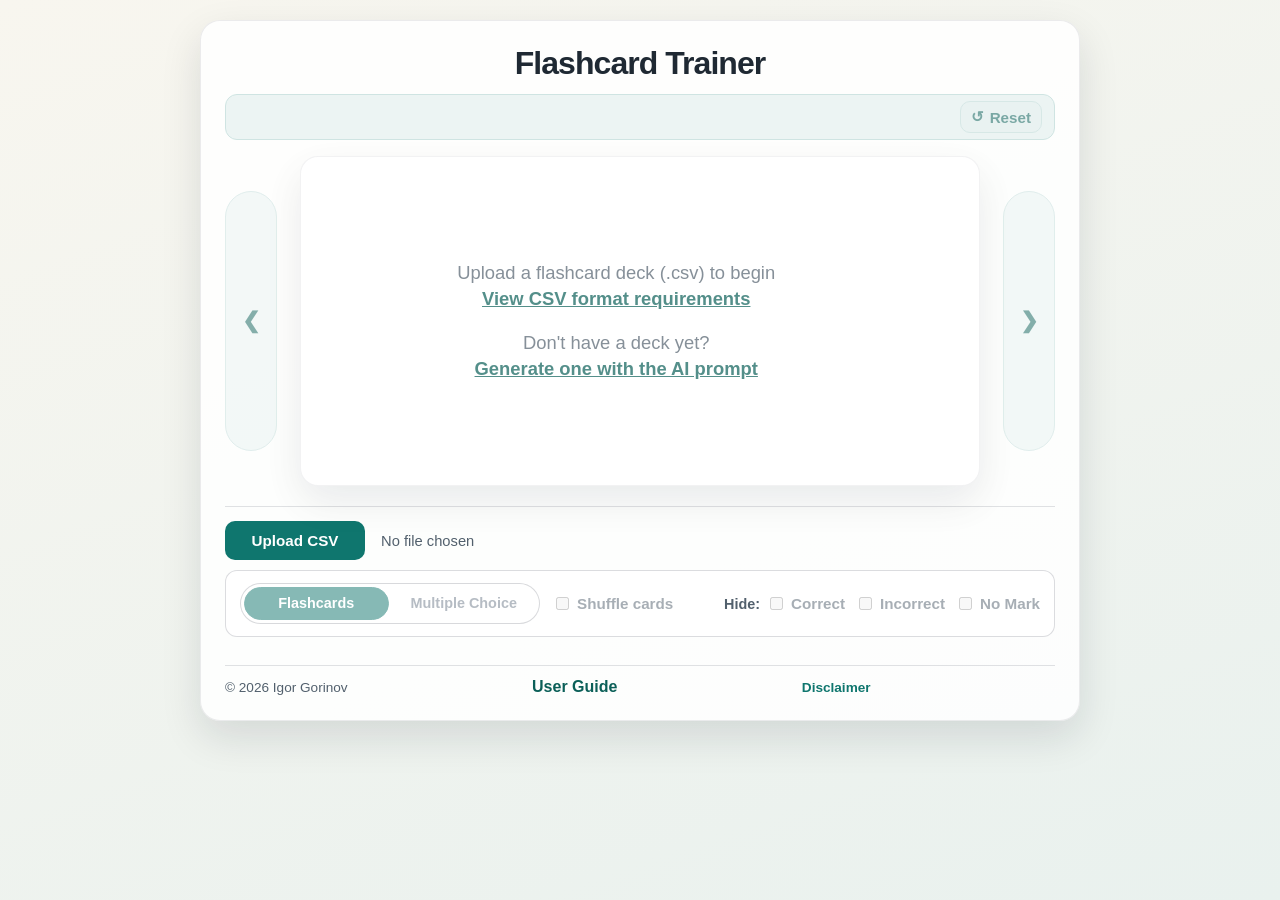
<file: index.html>
<!doctype html>
<html lang="en">
<head>
  <meta charset="UTF-8" />
  <meta name="viewport" content="width=device-width, initial-scale=1.0" />
  <title>Flashcard Trainer</title>
  <link rel="stylesheet" href="css/styles.css" />
  <link rel="icon" type="image/svg+xml" href="images/flashcard-icon.svg" />
</head>
<body>
  <main class="app-shell">
    <h1>Flashcard Trainer</h1>
    <div class="status-bar">
      <p id="status" class="status is-pending-render" aria-live="polite"></p>
      <button id="resetBtn" class="btn-secondary" type="button" disabled aria-label="Reset">
        <span class="reset-icon" aria-hidden="true">&#x21ba;</span>
        <span class="reset-label">Reset</span>
      </button>
    </div>

    <section class="card-stage" aria-label="Flashcard display">
      <div id="flashcard" class="flashcard is-disabled" role="group" aria-label="Flashcard" aria-disabled="true">
        <div class="flashcard-inner">
          <article class="flashcard-face flashcard-front" aria-label="Front side">
            <button class="answer-status-indicator" type="button" data-side="front" hidden aria-label="Answer status: unanswered" title="Answer status: unanswered"><span class="answer-status-symbol" aria-hidden="true">○</span></button>
            <p id="questionTopic" class="flashcard-topic" hidden></p>
            <div class="flashcard-content-area">
              <div class="empty-card-content">
                <div id="emptyCardView">
                  <p class="empty-ai-discovery">Upload a flashcard deck (.csv) to begin</p>
                  <p id="csvFormatLink" class="empty-ai-discovery"><button id="csvFormatLinkBtn" type="button" class="inline-action-link">View CSV format requirements</button></p>
                  <p id="aiDeckDiscovery" class="empty-ai-discovery empty-ai-gap"><span>Don't have a deck yet? </span><button id="openAiDeckCreatorBtn" type="button" class="inline-action-link">Generate one with the AI prompt</button></p>
                </div>
                <p id="questionText" hidden></p>
                <div id="multiChoiceOptions" class="multi-choice-options" hidden></div>
              </div>
            </div>
          </article>
          <article class="flashcard-face flashcard-back" aria-label="Back side">
            <button class="answer-status-indicator" type="button" data-side="back" hidden aria-label="Answer status: unanswered" title="Answer status: unanswered"><span class="answer-status-symbol" aria-hidden="true">○</span></button>
            <div class="flashcard-content-area">
              <p id="answerText" class="is-pending-render"></p>
            </div>
          </article>
        </div>
      </div>
      <div class="card-nav-row">
            <button id="previousBtn"
              class="card-nav btn-secondary"
                  type="button"
                  aria-label="Previous card"
                  disabled>❮</button>

            <button id="nextBtn"
              class="card-nav btn-secondary"
                  type="button"
                  aria-label="Next card"
                  disabled>❯</button>
      </div>
    </section>

    <section class="settings-panel" aria-label="Flashcard controls">
      <section class="control-group deck-controls" aria-label="Deck controls">
        <button id="uploadBtn" type="button" class="upload-btn btn-primary">Upload CSV</button>
        <input id="csvInput" class="visually-hidden-input" type="file" accept=".csv,text/csv" />
        <p id="fileName" class="file-name" aria-live="polite">No file chosen</p>
      </section>
      <section class="control-group review-controls" aria-label="Review controls">
        <div id="studyModeSelector" class="mode-selector" role="radiogroup" aria-label="Study mode">
          <button id="flashcardsModeBtn" class="mode-segment is-active" type="button" role="radio" aria-checked="true" disabled>Flashcards</button>
          <button id="multipleChoiceModeBtn" class="mode-segment" type="button" role="radio" aria-checked="false" disabled>Multiple Choice</button>
        </div>
        <label class="shuffle-option"><input id="shuffleCardsCheckbox" type="checkbox" disabled /><span>Shuffle cards</span></label>
        <div class="navigation-filter-section" aria-label="Navigation filter">
          <span class="control-label">Hide:</span>
          <div class="navigation-filter-options">
            <label class="navigation-filter-option"><input id="hideCorrectCheckbox" type="checkbox" disabled /><span>Correct</span></label>
            <label class="navigation-filter-option"><input id="hideIncorrectCheckbox" type="checkbox" disabled /><span>Incorrect</span></label>
            <label class="navigation-filter-option"><input id="hideNoMarkCheckbox" type="checkbox" disabled /><span>No Mark</span></label>
          </div>
        </div>
      </section>
    </section>

    <footer class="app-footer"><span class="copyright">© 2026 Igor Gorinov</span><a id="userGuideLink" class="footer-link user-guide-link" href="documentation/user-guide.html">User Guide</a><a id="disclaimerLink" class="footer-link" href="disclaimer.html">Disclaimer</a><span id="appVersion" class="app-version"></span></footer>
  </main>
  <dialog id="sessionResetConfirmDialog" class="confirm-dialog" aria-labelledby="sessionResetConfirmTitle">
    <h2 id="sessionResetConfirmTitle">Session Reset Warning</h2>
    <p>Current progress and answer marks will be lost.</p>
    <div class="confirm-dialog-actions">
      <button id="cancelSessionResetBtn" type="button" class="secondary-action-btn btn-secondary">Cancel</button>
      <button id="okSessionResetBtn" type="button" class="btn-primary">OK</button>
    </div>
  </dialog>
  <dialog id="disclaimerDialog" class="disclaimer-dialog" aria-labelledby="disclaimerDialogTitle">
    <div class="disclaimer-dialog-header"><h2 id="disclaimerDialogTitle">Disclaimer</h2><button id="closeDisclaimerBtn" type="button" class="dialog-close-btn btn-icon" aria-label="Close disclaimer">×</button></div>
    <iframe class="disclaimer-frame" src="disclaimer.html" title="Disclaimer content"></iframe>
  </dialog>
  <dialog id="userGuideDialog" class="disclaimer-dialog" aria-labelledby="userGuideTitleTitle">
    <div class="disclaimer-dialog-header"><h2 id="userGuideTitleTitle">User Guide</h2><button id="closeUserGuideBtn" type="button" class="dialog-close-btn btn-icon" aria-label="Close user guide">×</button></div>
    <iframe class="disclaimer-frame" src="documentation/user-guide.html" title="User guide content"></iframe>
  </dialog>
  <dialog id="aiDeckDialog" class="ai-deck-dialog" aria-labelledby="aiDeckDialogTitle">
    <div class="disclaimer-dialog-header"><h2 id="aiDeckDialogTitle">Create a Deck with AI</h2><button id="closeAiDeckDialogBtn" type="button" class="dialog-close-btn btn-icon" aria-label="Close AI deck creator">×</button></div>
    <div class="ai-deck-dialog-body">
      <p class="ai-deck-intro">Create a reusable CSV deck in three quick steps, then upload it to start studying. Flashcard fields are required in every row; multiple-choice fields are optional per row.</p>
      <ol class="ai-deck-steps">
        <li>
          <h3>Open the AI Prompt</h3>
          <p>Use the built-in prompt template to guide your AI assistant.</p>
          <button id="openAiPromptFromDeckBtn" type="button" class="secondary-action-btn btn-secondary">Open AI Prompt</button>
        </li>
        <li>
          <h3>Generate CSV output</h3>
          <p>Paste the prompt into your AI assistant and replace the placeholder in the Source(s) section with your learning material. Use the full 8-column header, keep flashcard fields filled in every row, and include MC fields only when needed.</p>
        </li>
        <li>
          <h3>Create and save a CSV file</h3>
          <p>Paste the generated CSV below, choose a filename, and save it on your device.</p>
        </li>
      </ol>
      <section class="ai-csv-builder" aria-labelledby="aiCsvBuilderTitle">
        <h3 id="aiCsvBuilderTitle">CSV File Creator</h3>
        <label for="aiCsvFileNameInput">Deck filename</label>
        <input id="aiCsvFileNameInput" class="ai-csv-filename" type="text" value="my-ai-deck.csv" autocomplete="off" spellcheck="false" />
        <label for="aiCsvContentInput">AI-generated CSV output</label>
        <textarea id="aiCsvContentInput" class="ai-csv-content" placeholder="Topic,Question,Answer,MC-Question,MC-Answer,MC-Distractor-1,MC-Distractor-2,MC-Distractor-3&#10;Web,What is HTML?,A markup language for web pages,,,,,&#10;Web,What is CSS?,A stylesheet language,Which language controls web page styling?,CSS,HTML,JavaScript,Python"></textarea>
        <div class="ai-csv-actions">
          <button id="saveAiCsvBtn" type="button" class="upload-btn btn-primary">Save CSV File</button>
          <p id="aiCsvSaveStatus" class="ai-csv-save-status" aria-live="polite"></p>
        </div>
      </section>
    </div>
  </dialog>
  <dialog id="aiPromptDialog" class="prompt-dialog" aria-labelledby="aiPromptDialogTitle">
    <div class="prompt-dialog-header">
      <h2 id="aiPromptDialogTitle">AI Prompt</h2>
      <div class="prompt-dialog-actions">
        <button type="button" id="aiPromptCopyBtn" class="prompt-copy-btn btn-primary" data-copied="false" aria-label="Copy AI prompt">
          <span class="prompt-copy-icon" aria-hidden="true">
            <svg class="prompt-copy-icon-clipboard" viewBox="0 0 24 24" focusable="false">
              <rect x="9" y="9" width="11" height="11" rx="2"></rect>
              <path d="M15 9V6a2 2 0 0 0-2-2H6a2 2 0 0 0-2 2v7a2 2 0 0 0 2 2h3"></path>
            </svg>
            <svg class="prompt-copy-icon-check" viewBox="0 0 24 24" focusable="false">
              <path d="M5 12.5 9.2 16.7 19 7"></path>
            </svg>
          </span>
          <span class="prompt-copy-label">Copy</span>
        </button>
        <button type="button" id="closeAiPromptDialogBtn" class="prompt-close-btn btn-icon" aria-label="Close prompt">&times;</button>
      </div>
    </div>
    <div class="prompt-dialog-body">
      <pre id="aiPromptText" class="prompt-text">Loading&hellip;</pre>
    </div>
    <p id="aiPromptCopyStatus" class="prompt-copy-status" aria-live="polite"></p>
  </dialog>
  <script defer src="js/version.js"></script>
  <script defer src="js/constants.js"></script>
  <script defer src="js/state.js"></script>
  <script defer src="js/dom.js"></script>
  <script defer src="js/csvParser.js"></script>
  <script defer src="js/navigation.js"></script>
  <script defer src="js/ui.js"></script>
  <script defer src="js/main.js"></script>
</body>
</html>
</file>
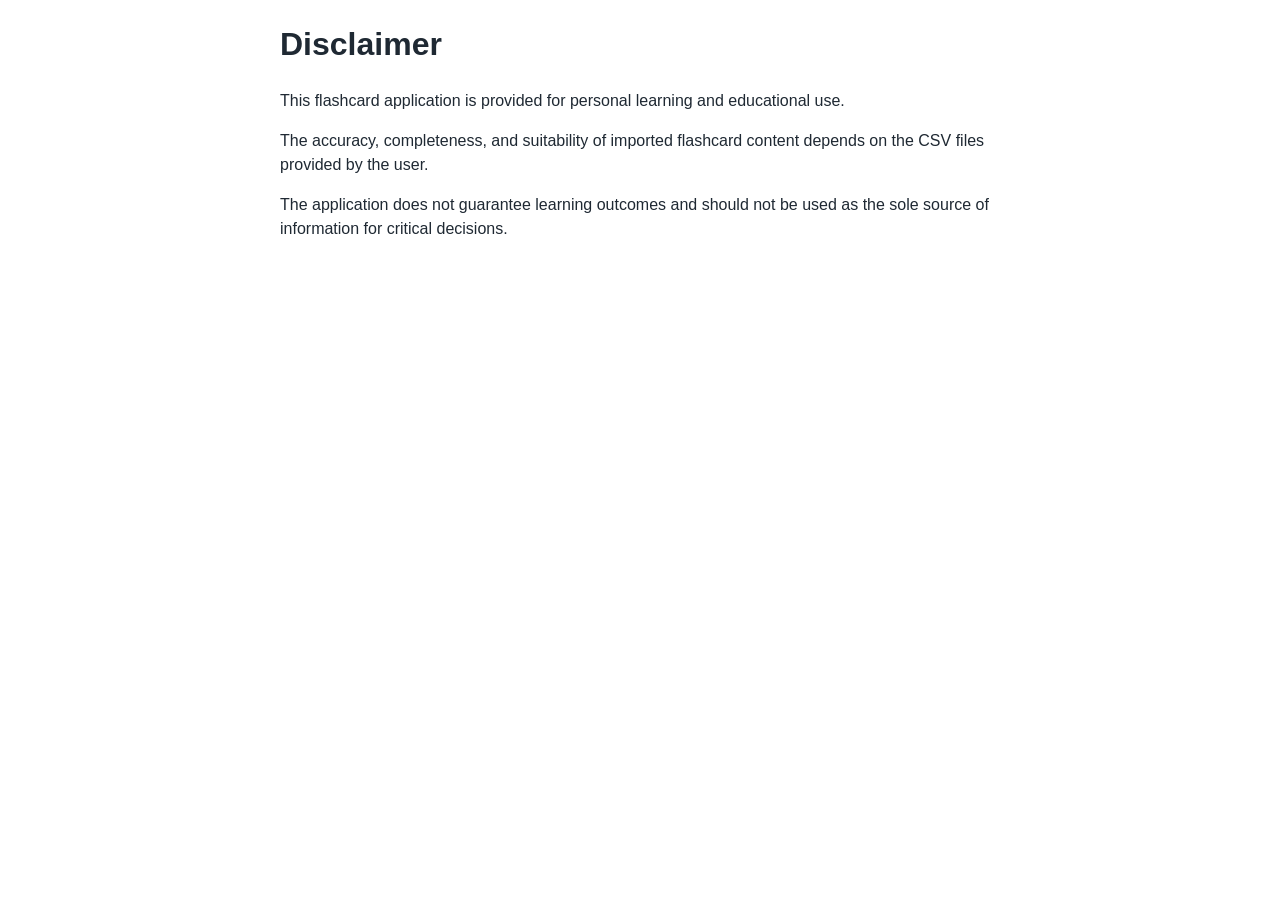
<file: disclaimer.html>
<!doctype html>
<html lang="en">
  <head>
    <meta charset="UTF-8" />
    <meta name="viewport" content="width=device-width, initial-scale=1.0" />
    <title>Disclaimer</title>
    <style>
      body {
        margin: 0;
        padding: 20px;
        font-family: "Segoe UI", Tahoma, Geneva, Verdana, sans-serif;
        color: #1f2933;
        line-height: 1.5;
      }

      main {
        max-width: 720px;
        margin: 0 auto;
      }

      h1 {
        margin-top: 0;
      }
    </style>
  </head>
  <body>
    <main>
      <h1>Disclaimer</h1>

      <p>
        This flashcard application is provided for personal learning and educational use.
      </p>

      <p>
        The accuracy, completeness, and suitability of imported flashcard content depends on
        the CSV files provided by the user.
      </p>

      <p>
        The application does not guarantee learning outcomes and should not be used as the
        sole source of information for critical decisions.
      </p>
    </main>
  </body>
</html>
</file>
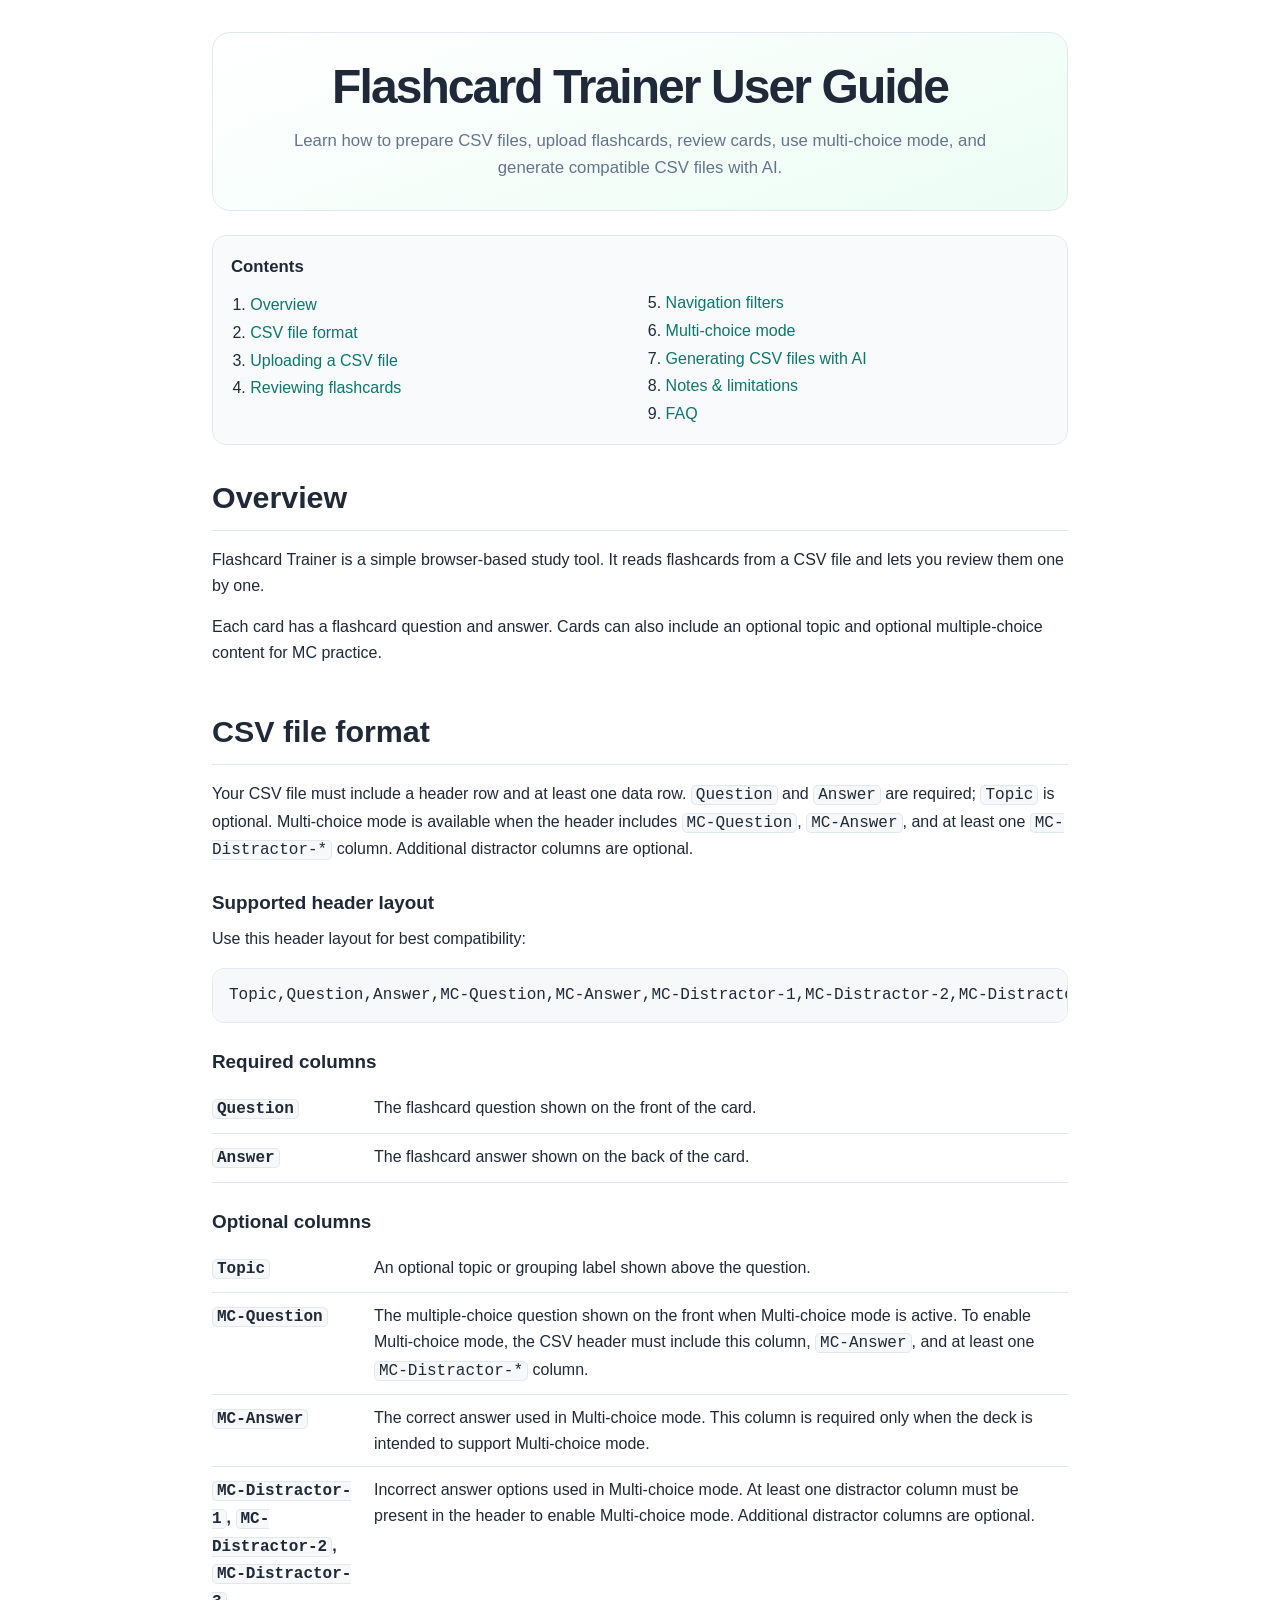
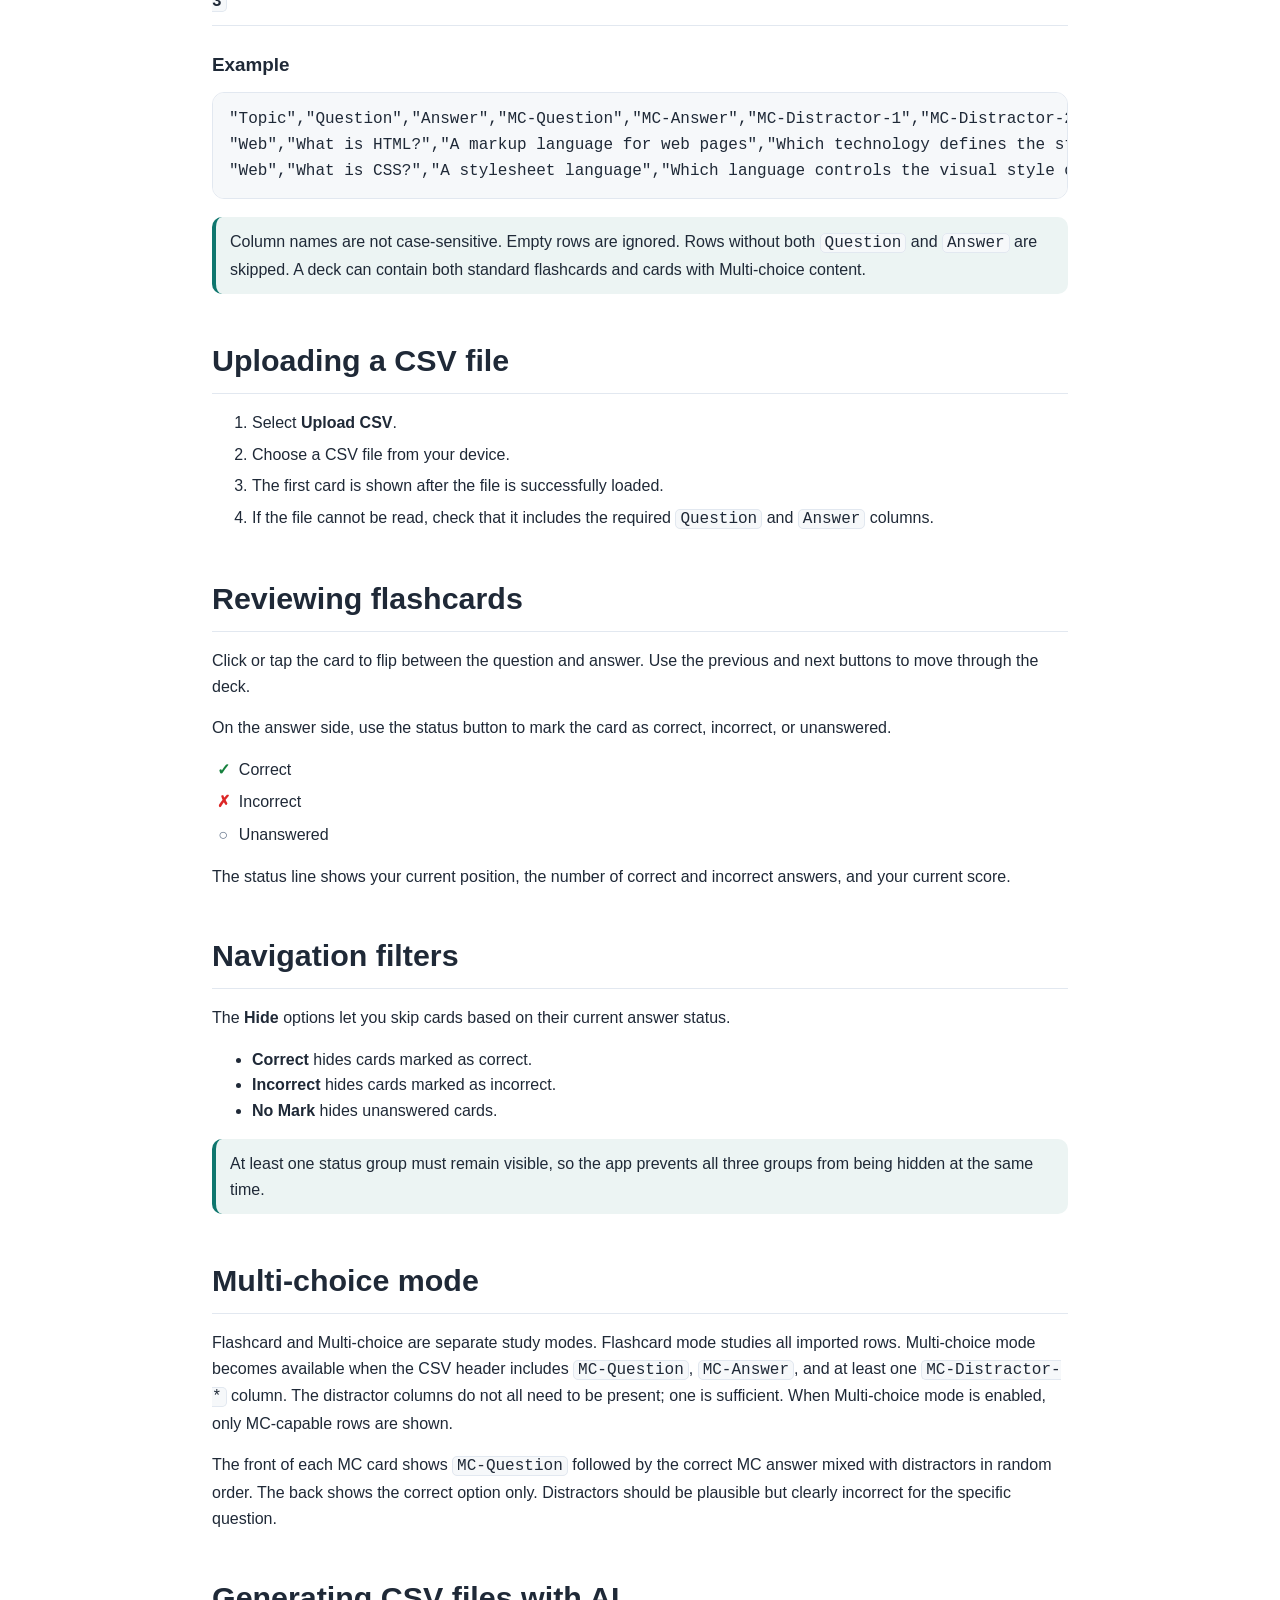
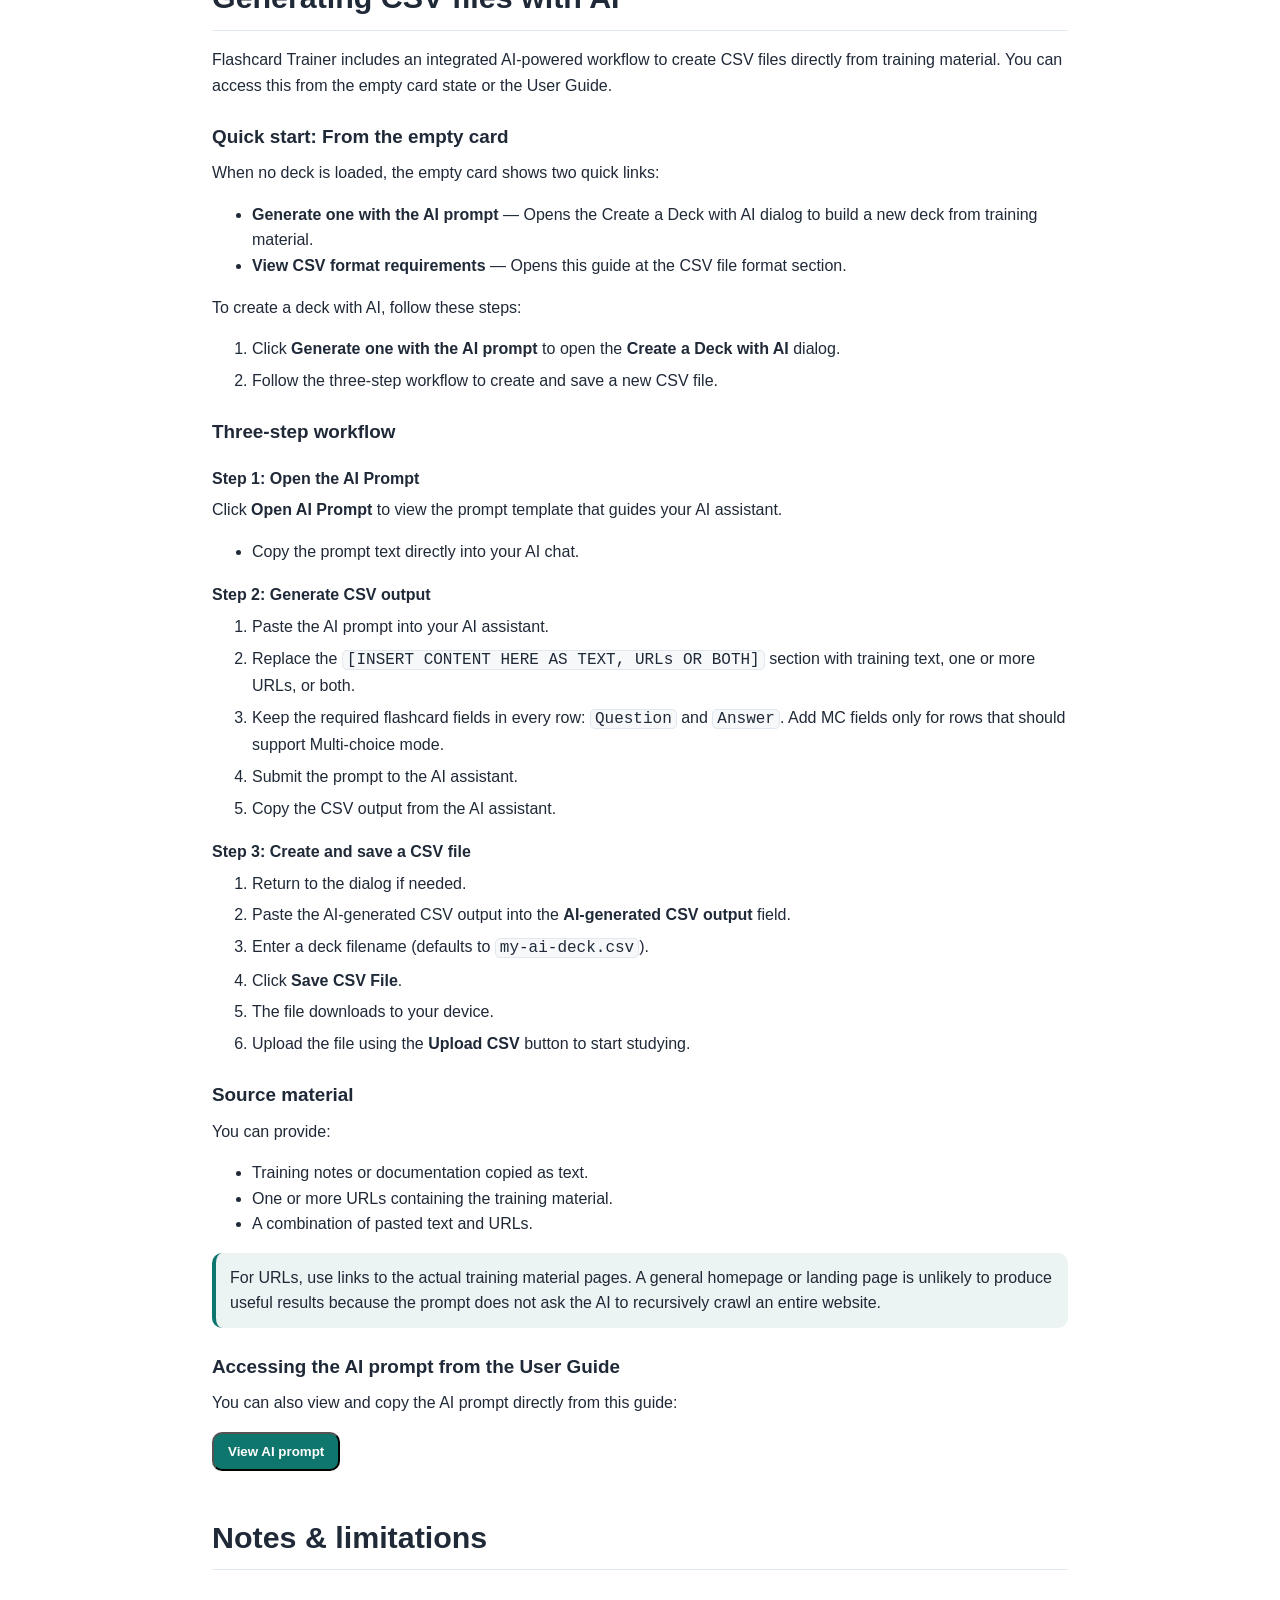
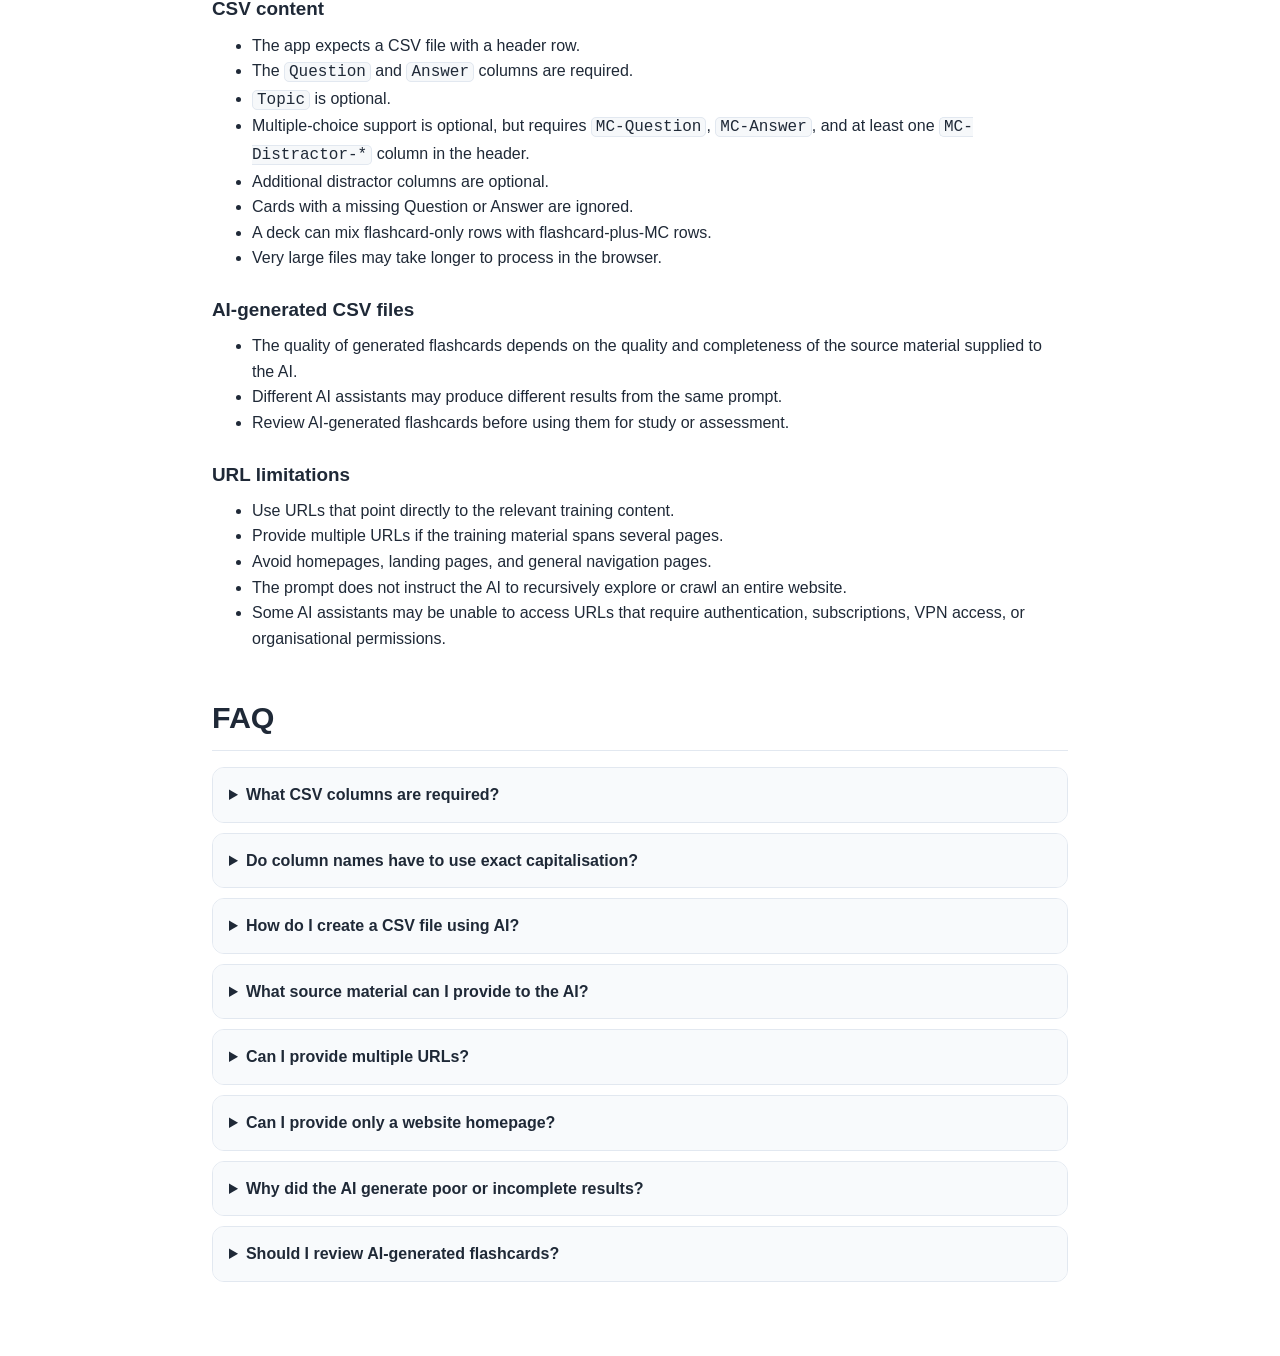
<file: documentation/user-guide.html>
<!doctype html>
<html lang="en">
<head>
  <meta charset="UTF-8" />
  <meta name="viewport" content="width=device-width, initial-scale=1.0" />
  <title>Flashcard Trainer User Guide</title>
  <link rel="stylesheet" href="../css/user-guide.css" />
  <link rel="icon" type="image/svg+xml" href="../images/flashcard-icon.svg" />
</head>
<body>
  <a class="skip-link" href="#main-content">Skip to main content</a>
  <main id="main-content" class="guide-shell">
    <header class="guide-header">
      <h1>Flashcard Trainer User Guide</h1>
      <p class="intro-summary">
        Learn how to prepare CSV files, upload flashcards, review cards, use multi-choice mode, and generate compatible CSV files with AI.
      </p>
    </header>
    <nav class="toc" aria-label="Table of contents">
      <h2>Contents</h2>
      <ol>
        <li><a href="#overview">Overview</a></li>
        <li><a href="#csv-format">CSV file format</a></li>
        <li><a href="#uploading">Uploading a CSV file</a></li>
        <li><a href="#reviewing">Reviewing flashcards</a></li>
        <li><a href="#navigation-filters">Navigation filters</a></li>
        <li><a href="#multi-choice">Multi-choice mode</a></li>
        <li><a href="#ai-generation">Generating CSV files with AI</a></li>
        <li><a href="#notes-limitations">Notes &amp; limitations</a></li>
        <li><a href="#faq">FAQ</a></li>
      </ol>
    </nav>
    <section id="overview" class="guide-section">
      <h2>Overview</h2>
      <p>
        Flashcard Trainer is a simple browser-based study tool. It reads flashcards from a CSV file and lets you review them one by one.
      </p>
      <p>
        Each card has a flashcard question and answer. Cards can also include an optional topic and optional multiple-choice content for MC practice.
      </p>
    </section>
    <section id="csv-format" class="guide-section">
      <h2>CSV file format</h2>
      <p>
        Your CSV file must include a header row and at least one data row. <code>Question</code> and <code>Answer</code> are required; <code>Topic</code> is optional. Multi-choice mode is available when the header includes <code>MC-Question</code>, <code>MC-Answer</code>, and at least one <code>MC-Distractor-*</code> column. Additional distractor columns are optional.
      </p>
      <h3>Supported header layout</h3>
      <p>Use this header layout for best compatibility:</p>
      <pre><code>Topic,Question,Answer,MC-Question,MC-Answer,MC-Distractor-1,MC-Distractor-2,MC-Distractor-3</code></pre>
      <h3>Required columns</h3>
      <dl class="definition-list">
        <div>
          <dt><code>Question</code></dt>
          <dd>The flashcard question shown on the front of the card.</dd>
        </div>
        <div>
          <dt><code>Answer</code></dt>
          <dd>The flashcard answer shown on the back of the card.</dd>
        </div>
      </dl>
      <h3>Optional columns</h3>
      <dl class="definition-list">
        <div>
          <dt><code>Topic</code></dt>
          <dd>An optional topic or grouping label shown above the question.</dd>
        </div>
        <div>
          <dt><code>MC-Question</code></dt>
          <dd>The multiple-choice question shown on the front when Multi-choice mode is active. To enable Multi-choice mode, the CSV header must include this column, <code>MC-Answer</code>, and at least one <code>MC-Distractor-*</code> column.</dd>
        </div>
        <div>
          <dt><code>MC-Answer</code></dt>
          <dd>The correct answer used in Multi-choice mode. This column is required only when the deck is intended to support Multi-choice mode.</dd>
        </div>
        <div>
          <dt><code>MC-Distractor-1</code>, <code>MC-Distractor-2</code>, <code>MC-Distractor-3</code></dt>
          <dd>Incorrect answer options used in Multi-choice mode. At least one distractor column must be present in the header to enable Multi-choice mode. Additional distractor columns are optional.</dd>
        </div>
      </dl>
      <h3>Example</h3>
      <pre><code>"Topic","Question","Answer","MC-Question","MC-Answer","MC-Distractor-1","MC-Distractor-2","MC-Distractor-3"
"Web","What is HTML?","A markup language for web pages","Which technology defines the structure of a web page?","HTML","CSS","JavaScript","SQL"
"Web","What is CSS?","A stylesheet language","Which language controls the visual style of a web page?","CSS","HTML","JavaScript","Python"</code></pre>
      <p class="note">
        Column names are not case-sensitive. Empty rows are ignored. Rows without both <code>Question</code> and <code>Answer</code> are skipped. A deck can contain both standard flashcards and cards with Multi-choice content.
      </p>
    </section>
    <section id="uploading" class="guide-section">
      <h2>Uploading a CSV file</h2>
      <ol class="steps">
        <li>Select <strong>Upload CSV</strong>.</li>
        <li>Choose a CSV file from your device.</li>
        <li>The first card is shown after the file is successfully loaded.</li>
        <li>If the file cannot be read, check that it includes the required <code>Question</code> and <code>Answer</code> columns.</li>
      </ol>
    </section>
    <section id="reviewing" class="guide-section">
      <h2>Reviewing flashcards</h2>
      <p>
        Click or tap the card to flip between the question and answer. Use the previous and next buttons to move through the deck.
      </p>
      <p>
        On the answer side, use the status button to mark the card as correct, incorrect, or unanswered.
      </p>
      <ul class="status-list">
        <li><span class="status-dot correct">✓</span> Correct</li>
        <li><span class="status-dot incorrect">✗</span> Incorrect</li>
        <li><span class="status-dot unanswered">○</span> Unanswered</li>
      </ul>
      <p>
        The status line shows your current position, the number of correct and incorrect answers, and your current score.
      </p>
    </section>
    <section id="navigation-filters" class="guide-section">
      <h2>Navigation filters</h2>
      <p>
        The <strong>Hide</strong> options let you skip cards based on their current answer status.
      </p>
      <ul>
        <li><strong>Correct</strong> hides cards marked as correct.</li>
        <li><strong>Incorrect</strong> hides cards marked as incorrect.</li>
        <li><strong>No Mark</strong> hides unanswered cards.</li>
      </ul>
      <p class="note">
        At least one status group must remain visible, so the app prevents all three groups from being hidden at the same time.
      </p>
    </section>
    <section id="multi-choice" class="guide-section">
      <h2>Multi-choice mode</h2>
      <p>
        Flashcard and Multi-choice are separate study modes. Flashcard mode studies all imported rows. Multi-choice mode becomes available when the CSV header includes <code>MC-Question</code>, <code>MC-Answer</code>, and at least one <code>MC-Distractor-*</code> column. The distractor columns do not all need to be present; one is sufficient. When Multi-choice mode is enabled, only MC-capable rows are shown.
      </p>
      <p>
        The front of each MC card shows <code>MC-Question</code> followed by the correct MC answer mixed with distractors in random order. The back shows the correct option only. Distractors should be plausible but clearly incorrect for the specific question.
      </p>
    </section>
    <section id="ai-generation" class="guide-section">
      <h2>Generating CSV files with AI</h2>
      <p>
        Flashcard Trainer includes an integrated AI-powered workflow to create CSV files directly from training material. You can access this from the empty card state or the User Guide.
      </p>
      <h3>Quick start: From the empty card</h3>
      <p>When no deck is loaded, the empty card shows two quick links:</p>
      <ul>
        <li><strong>Generate one with the AI prompt</strong> — Opens the Create a Deck with AI dialog to build a new deck from training material.</li>
        <li><strong>View CSV format requirements</strong> — Opens this guide at the CSV file format section.</li>
      </ul>
      <p>To create a deck with AI, follow these steps:</p>
      <ol class="steps">
        <li>Click <strong>Generate one with the AI prompt</strong> to open the <strong>Create a Deck with AI</strong> dialog.</li>
        <li>Follow the three-step workflow to create and save a new CSV file.</li>
      </ol>
      <h3>Three-step workflow</h3>
      <h4>Step 1: Open the AI Prompt</h4>
      <p>Click <strong>Open AI Prompt</strong> to view the prompt template that guides your AI assistant.</p>
      <ul>
        <li>Copy the prompt text directly into your AI chat.</li>
      </ul>
      <h4>Step 2: Generate CSV output</h4>
      <ol class="steps">
        <li>Paste the AI prompt into your AI assistant.</li>
        <li>Replace the <code>[INSERT CONTENT HERE AS TEXT, URLs OR BOTH]</code> section with training text, one or more URLs, or both.</li>
        <li>Keep the required flashcard fields in every row: <code>Question</code> and <code>Answer</code>. Add MC fields only for rows that should support Multi-choice mode.</li>
        <li>Submit the prompt to the AI assistant.</li>
        <li>Copy the CSV output from the AI assistant.</li>
      </ol>
      <h4>Step 3: Create and save a CSV file</h4>
      <ol class="steps">
        <li>Return to the dialog if needed.</li>
        <li>Paste the AI-generated CSV output into the <strong>AI-generated CSV output</strong> field.</li>
        <li>Enter a deck filename (defaults to <code>my-ai-deck.csv</code>).</li>
        <li>Click <strong>Save CSV File</strong>.</li>
        <li>The file downloads to your device.</li>
        <li>Upload the file using the <strong>Upload CSV</strong> button to start studying.</li>
      </ol>
      <h3>Source material</h3>
      <p>You can provide:</p>
      <ul>
        <li>Training notes or documentation copied as text.</li>
        <li>One or more URLs containing the training material.</li>
        <li>A combination of pasted text and URLs.</li>
      </ul>
      <p class="note">
        For URLs, use links to the actual training material pages. A general homepage or landing page is unlikely to produce useful results because the prompt does not ask the AI to recursively crawl an entire website.
      </p>
      <h3>Accessing the AI prompt from the User Guide</h3>
      <p>
        You can also view and copy the AI prompt directly from this guide:
      </p>
      <p>
        <button type="button" class="download-link" id="openPromptBtn">View AI prompt</button>
      </p>
    </section>
    <section id="notes-limitations" class="guide-section">
      <h2>Notes &amp; limitations</h2>
      <h3>CSV content</h3>
      <ul>
        <li>The app expects a CSV file with a header row.</li>
        <li>The <code>Question</code> and <code>Answer</code> columns are required.</li>
        <li><code>Topic</code> is optional.</li>
        <li>Multiple-choice support is optional, but requires <code>MC-Question</code>, <code>MC-Answer</code>, and at least one <code>MC-Distractor-*</code> column in the header.</li>
        <li>Additional distractor columns are optional.</li>
        <li>Cards with a missing Question or Answer are ignored.</li>
        <li>A deck can mix flashcard-only rows with flashcard-plus-MC rows.</li>
        <li>Very large files may take longer to process in the browser.</li>
      </ul>
      <h3>AI-generated CSV files</h3>
      <ul>
        <li>The quality of generated flashcards depends on the quality and completeness of the source material supplied to the AI.</li>
        <li>Different AI assistants may produce different results from the same prompt.</li>
        <li>Review AI-generated flashcards before using them for study or assessment.</li>
      </ul>
      <h3>URL limitations</h3>
      <ul>
        <li>Use URLs that point directly to the relevant training content.</li>
        <li>Provide multiple URLs if the training material spans several pages.</li>
        <li>Avoid homepages, landing pages, and general navigation pages.</li>
        <li>The prompt does not instruct the AI to recursively explore or crawl an entire website.</li>
        <li>Some AI assistants may be unable to access URLs that require authentication, subscriptions, VPN access, or organisational permissions.</li>
      </ul>
    </section>
    <section id="faq" class="guide-section faq-section">
      <h2>FAQ</h2>
      <details>
        <summary>What CSV columns are required?</summary>
        <p>The required columns are <code>Question</code> and <code>Answer</code>. <code>Topic</code> is optional. Multiple-choice support is optional, but if used the header must contain <code>MC-Question</code>, <code>MC-Answer</code>, and at least one <code>MC-Distractor-*</code> column.</p>
      </details>
      <details>
        <summary>Do column names have to use exact capitalisation?</summary>
        <p>No. Column names are matched without case sensitivity, so <code>Question</code>, <code>question</code>, and <code>QUESTION</code> are treated the same.</p>
      </details>
      <details>
        <summary>How do I create a CSV file using AI?</summary>
        <p>From the empty card, click the "Generate one with the AI prompt" link. Alternatively, you can access the AI Deck Creator from the User Guide. Follow the three-step workflow: open the AI prompt, paste it into your AI assistant with your training material, then paste the generated CSV into the File Creator and save it.</p>
      </details>
      <details>
        <summary>What source material can I provide to the AI?</summary>
        <p>You can provide pasted training text, one or more URLs, or a combination of both.</p>
      </details>
      <details>
        <summary>Can I provide multiple URLs?</summary>
        <p>Yes. Use multiple URLs when the training material is spread across several specific pages.</p>
      </details>
      <details>
        <summary>Can I provide only a website homepage?</summary>
        <p>No. For best results, provide URLs for the actual training material pages. The prompt does not ask the AI to recursively crawl an entire website from a homepage.</p>
      </details>
      <details>
        <summary>Why did the AI generate poor or incomplete results?</summary>
        <p>The source material may be incomplete, the URLs may be inaccessible, or the URLs may point to general navigation pages rather than actual training content.</p>
      </details>
      <details>
        <summary>Should I review AI-generated flashcards?</summary>
        <p>Yes. Review AI-generated flashcards before using them, especially if the material is important or used for assessment.</p>
      </details>
    </section>
  </main>
  <dialog id="promptDialog" class="prompt-dialog" aria-labelledby="promptDialogTitle">
    <div class="prompt-dialog-header">
      <h2 id="promptDialogTitle">AI Prompt</h2>
      <div class="prompt-dialog-actions">
        <button type="button" id="promptCopyBtn" class="prompt-copy-btn" data-copied="false" aria-label="Copy AI prompt">
          <span class="prompt-copy-icon" aria-hidden="true">
            <svg class="prompt-copy-icon-clipboard" viewBox="0 0 24 24" focusable="false">
              <rect x="9" y="9" width="11" height="11" rx="2"></rect>
              <path d="M15 9V6a2 2 0 0 0-2-2H6a2 2 0 0 0-2 2v7a2 2 0 0 0 2 2h3"></path>
            </svg>
            <svg class="prompt-copy-icon-check" viewBox="0 0 24 24" focusable="false">
              <path d="M5 12.5 9.2 16.7 19 7"></path>
            </svg>
          </span>
          <span class="prompt-copy-label">Copy</span>
        </button>
        <button type="button" id="closePromptBtn" class="prompt-close-btn" aria-label="Close prompt">&times;</button>
      </div>
    </div>
    <div class="prompt-dialog-body">
      <pre id="promptText" class="prompt-text">Loading&hellip;</pre>
    </div>
    <p id="promptCopyStatus" class="prompt-copy-status" aria-live="polite"></p>
  </dialog>
  <script>
    (function () {
      const MOBILE_VIEWPORT_MAX_WIDTH = 760;
      const dialog = document.getElementById("promptDialog");
      const openBtn = document.getElementById("openPromptBtn");
      const closeBtn = document.getElementById("closePromptBtn");
      const copyBtn = document.getElementById("promptCopyBtn");
      const promptText = document.getElementById("promptText");
      const copyStatus = document.getElementById("promptCopyStatus");
      const promptUrl = "../ai-prompts/FlashcardTrainer_prompt.txt";
      let promptContent = "";
      let copiedStateTimeoutId = 0;
      function getAppViewportWidth() {
        try {
          return window.top.innerWidth;
        } catch (error) {
          return window.innerWidth;
        }
      }
      function updatePromptViewportMode() {
        const viewportWidth = getAppViewportWidth();
        document.body.dataset.appViewport = viewportWidth <= MOBILE_VIEWPORT_MAX_WIDTH ? "mobile" : "desktop";
      }
      async function ensurePromptLoaded() {
        if (promptContent) {
          promptText.textContent = promptContent;
          return promptContent;
        }
        promptText.textContent = "Loading...";
        const response = await fetch(promptUrl);
        if (!response.ok) {
          throw new Error("Failed to load AI prompt file.");
        }
        promptContent = (await response.text()).trim();
        promptText.textContent = promptContent;
        return promptContent;
      }
      function clearCopiedState() {
        if (copiedStateTimeoutId) {
          window.clearTimeout(copiedStateTimeoutId);
          copiedStateTimeoutId = 0;
        }
        copyBtn.dataset.copied = "false";
        copyBtn.setAttribute("aria-label", "Copy AI prompt");
        copyBtn.querySelector(".prompt-copy-label").textContent = "Copy";
        copyStatus.textContent = "";
      }
      function showCopiedState() {
        clearCopiedState();
        copyBtn.dataset.copied = "true";
        copyBtn.setAttribute("aria-label", "AI prompt copied");
        copyBtn.querySelector(".prompt-copy-label").textContent = "Copied";
        copyStatus.textContent = "AI prompt copied to clipboard.";
        copiedStateTimeoutId = window.setTimeout(clearCopiedState, 2000);
      }
      async function openPromptDialog() {
        if (!dialog.open) {
          dialog.showModal();
        }
        if (window.parent !== window) {
          window.parent.postMessage({ type: "flashcardPromptDialogOpened" }, "*");
        }
        try {
          await ensurePromptLoaded();
        } catch (error) {
          promptText.textContent = "Unable to load the AI prompt file. Serve the site through Live Server or another static server and try again.";
        }
      }
      updatePromptViewportMode();
      window.addEventListener("resize", updatePromptViewportMode);
      try {
        if (window.top !== window) {
          window.top.addEventListener("resize", updatePromptViewportMode);
        }
      } catch (error) {
        // Ignore cross-window access issues and fall back to the local viewport.
      }
      openBtn.addEventListener("click", openPromptDialog);
      window.addEventListener("message", function (event) {
        if (event.data && event.data.type === "flashcardOpenPromptDialog") {
          openPromptDialog();
        } else if (event.data && event.data.type === "flashcardScrollToSection") {
          const section = document.getElementById(event.data.sectionId);
          if (section) section.scrollIntoView({ behavior: "instant", block: "start" });
        }
      });
      copyBtn.addEventListener("click", async function () {
        copyBtn.disabled = true;
        try {
          const content = await ensurePromptLoaded();
          await navigator.clipboard.writeText(content);
          showCopiedState();
        } catch (error) {
          copyStatus.textContent = "Unable to copy the AI prompt.";
        } finally {
          copyBtn.disabled = false;
        }
      });
      closeBtn.addEventListener("click", function () {
        clearCopiedState();
        dialog.close();
      });
      dialog.addEventListener("close", function () {
        clearCopiedState();
        if (window.parent !== window) {
          window.parent.postMessage({ type: "flashcardPromptDialogClosed" }, "*");
        }
      });
      dialog.addEventListener("click", function (event) {
        if (event.target === dialog) {
          dialog.close();
        }
      });
    }());
  </script>
</body>
</html>
</file>
<file: css/styles.css>
:root {
    --bg-top:#f8f6ef;
    --bg-bottom:#e9f1ee;
    --panel:#fff;
    --text:#1f2933;
    --muted:#52606d;
    --accent:#0f766e;
    --accent-dark:#0b5f58;
    --btn-primary-bg:var(--accent);
    --btn-primary-bg-hover:var(--accent-dark);
    --btn-primary-text:#fff;
    --btn-secondary-bg:color-mix(in srgb,var(--accent) 10%,white);
    --btn-secondary-bg-hover:color-mix(in srgb,var(--accent) 17%,white);
    --btn-secondary-text:var(--accent-dark);
    --btn-secondary-border:color-mix(in srgb,var(--accent) 25%,white);
    --btn-icon-bg:#fff;
    --btn-icon-bg-hover:color-mix(in srgb,var(--accent) 10%,white);
    --btn-icon-text:#64748b;
    --btn-icon-border:#d0d7de;
    --btn-disabled-opacity:.5;
    --shadow:0 16px 40px rgba(15,23,42,.12)
}

*,*::before,*::after {
    box-sizing:border-box
}

html {
    min-width:320px
}

body {
    margin:0;
    min-height:100vh;
    font-family:"Segoe UI",Tahoma,Geneva,Verdana,sans-serif;
    color:var(--text);
    background:linear-gradient(160deg,var(--bg-top),var(--bg-bottom));
    padding:clamp(10px,3vw,20px)
}

.app-shell {
    width:min(880px,100%);
    margin:0 auto;
    background:color-mix(in srgb,var(--panel) 85%,transparent);
    border:1px solid rgba(15,23,42,.08);
    border-radius:20px;
    box-shadow:var(--shadow);
    padding:clamp(16px,3vw,24px);
    display:grid;
    gap:12px;
    overflow:hidden
}

h1 {
    margin:0;
    text-align:center;
    font-family:"Trebuchet MS","Segoe UI",sans-serif;
    font-weight:700;
    letter-spacing:-.03em;
    font-size:clamp(1.65rem,5vw,2rem)
}

.is-pending-render {
    visibility:hidden
}

.status-bar {
    display:flex;
    align-items:center;
    justify-content:space-between;
    gap:10px;
    flex-wrap:wrap;
    padding:6px 12px;
    border-radius:12px;
    background:color-mix(in srgb,var(--accent) 8%,white);
    border:1px solid color-mix(in srgb,var(--accent) 20%,white)
}

.status-bar.is-alert {
    background:#fff6e9;
    border:1px solid #f59e0b;
    box-shadow:inset 0 0 0 1px rgba(180,83,9,.12)
}

.status-bar:has(#resetBtn[hidden]) {
    justify-content:center
}

.status-bar:has(#resetBtn[hidden]) .status {
    text-align:center;
    flex:0 1 auto
}

.status {
    margin:0;
    text-align:left;
    color:var(--muted);
    font-weight:600;
    font-size:clamp(.95rem,2.8vw,1.15rem);
    line-height:1.2;
    flex:1 1 240px;
    min-width:0;
    overflow-wrap:anywhere
}

.status.is-alert {
    color:#9a3412;
    font-weight:700
}

.status-icon {
    display:inline-block;
    width:1em;
    text-align:center;
    font-size:1em;
    font-weight:700;
    line-height:1;
    vertical-align:baseline
}

.status-icon-correct {
    color:#15803d
}

.status-icon-incorrect {
    color:#dc2626
}

.status-icon-score {
    color:#ca8a04
}

button {
    width:100%;
    border:1px solid transparent;
    border-radius:10px;
    padding:10px 12px;
    font-size:.95rem;
    background:var(--btn-primary-bg);
    color:var(--btn-primary-text);
    font-weight:600;
    cursor:pointer;
    transition:background-color 160ms ease,color 160ms ease,border-color 160ms ease;
    appearance:none;
    -webkit-appearance:none;
    -webkit-tap-highlight-color:transparent;
    touch-action:manipulation
}

button:active:not(:disabled) {
    background:var(--btn-primary-bg-hover)
}

.btn-primary {
    background:var(--btn-primary-bg);
    color:var(--btn-primary-text);
    border-color:transparent
}

.btn-secondary,
.secondary-action-btn,
#resetBtn,
.card-nav {
    background:var(--btn-secondary-bg);
    color:var(--btn-secondary-text);
    border:1px solid var(--btn-secondary-border);
    text-decoration:none
}

.btn-secondary:active:not(:disabled),
.secondary-action-btn:active:not(:disabled),
#resetBtn:active:not(:disabled),
.card-nav:active:not(:disabled) {
    background:var(--btn-secondary-bg-hover);
    color:var(--btn-secondary-text)
}

.btn-icon,
.dialog-close-btn,
.prompt-close-btn {
    background:var(--btn-icon-bg);
    color:var(--btn-icon-text);
    border:1px solid var(--btn-icon-border)
}

.btn-icon:active:not(:disabled),
.dialog-close-btn:active:not(:disabled),
.prompt-close-btn:active:not(:disabled) {
    background:var(--btn-icon-bg-hover);
    color:var(--accent-dark)
}

.btn-secondary:focus-visible:not(:disabled),
.secondary-action-btn:focus-visible:not(:disabled),
#resetBtn:focus-visible:not(:disabled),
.card-nav:focus-visible:not(:disabled) {
    background:var(--btn-secondary-bg-hover);
    color:var(--accent-dark)
}

.btn-icon:focus-visible:not(:disabled),
.dialog-close-btn:focus-visible:not(:disabled),
.prompt-close-btn:focus-visible:not(:disabled) {
    background:var(--btn-icon-bg-hover);
    color:var(--accent-dark);
    border-color:color-mix(in srgb,var(--accent) 25%,white)
}

@media (any-hover: hover) {
    button:hover:not(:disabled) {
        background:var(--btn-primary-bg-hover);
    }

    .mode-segment:hover:not(:disabled):not(.is-active) {
        background:color-mix(in srgb,var(--accent) 12%,white);
        color:var(--accent-dark);
    }

    .mode-segment.is-active:hover:not(:disabled) {
        background:var(--accent-dark);
    }

    .inline-action-link:hover:not(:disabled),
    .inline-action-link:focus-visible:not(:disabled) {
        background:none;
        color:var(--accent);
        text-decoration:underline;
    }

    .answer-status-indicator:hover:not(:disabled):not(.is-readonly) {
        background: rgba(235,235,235,.96);
    }
    .answer-status-indicator.is-correct:hover:not(:disabled):not(.is-readonly) {
        background: rgba(187,240,210,.95);
    }
    .answer-status-indicator.is-incorrect:hover:not(:disabled):not(.is-readonly) {
        background: rgba(254,220,220,.95);
    }

    .btn-secondary:hover:not(:disabled),
    .secondary-action-btn:hover:not(:disabled),
    #resetBtn:hover:not(:disabled),
    .card-nav:hover:not(:disabled) {
        background:var(--btn-secondary-bg-hover);
        color:var(--accent-dark)
    }

    .btn-icon:hover:not(:disabled),
    .dialog-close-btn:hover:not(:disabled),
    .prompt-close-btn:hover:not(:disabled) {
        background:var(--btn-icon-bg-hover);
        color:var(--accent-dark);
        border-color:color-mix(in srgb,var(--accent) 25%,white)
    }

    .prompt-copy-btn:hover:not(:disabled),
    .prompt-copy-btn:focus-visible:not(:disabled) {
        background:var(--btn-primary-bg-hover);
        color:#fff;
        text-decoration:none;
        border-color:transparent
    }
}

button:disabled,input:disabled+span {
    cursor:not-allowed;
    opacity:var(--btn-disabled-opacity)
}

[hidden] {
    display:none!important
}

.visually-hidden-input {
    position:absolute;
    width:1px;
    height:1px;
    margin:-1px;
    padding:0;
    border:0;
    overflow:hidden;
    clip:rect(0,0,0,0);
    white-space:nowrap
}

.settings-panel {
    margin-top:8px;
    padding-top:14px;
    border-top:1px solid rgba(15,23,42,.12);
    display:grid;
    gap:10px;
    min-width:0
}

.deck-controls {
    display:flex;
    align-items:center;
    gap:16px;
    min-width:0
}

.upload-btn {
    flex:0 0 auto;
    width:auto;
    min-width:140px
}

.file-name {
    margin:0;
    color:var(--muted);
    font-size:.92rem;
    flex:1 1 auto;
    min-width:0;
    max-width:100%;
    overflow:hidden;
    white-space:nowrap;
    text-overflow:ellipsis
}

.review-controls {
    display:flex;
    align-items:center;
    justify-content:flex-start;
    gap:16px;
    flex-wrap:wrap;
    padding:12px 14px;
    border:1px solid rgba(15,23,42,.15);
    border-radius:12px;
    background:color-mix(in srgb,var(--panel) 92%,transparent)
}

.mode-selector {
    display:inline-flex;
    align-items:center;
    gap:3px;
    padding:3px;
    border:1px solid rgba(15,23,42,.16);
    border-radius:999px;
    background:color-mix(in srgb,var(--panel) 92%,transparent);
    min-width:min(280px,100%);
    max-width:100%;
    flex:0 1 300px
}

.mode-segment {
    width:auto;
    flex:1 1 50%;
    min-width:0;
    margin:0;
    border:1px solid transparent;
    border-radius:999px;
    padding:7px 12px;
    background:transparent;
    color:var(--muted);
    font-size:.9rem;
    font-weight:700;
    line-height:1.2;
    text-align:center;
    transition:background-color 160ms ease,color 160ms ease,border-color 160ms ease,box-shadow 160ms ease
}

.mode-segment.is-active {
    background:var(--accent);
    color:#fff;
    border-color:var(--accent)
}

.mode-segment:disabled:not(.is-active) {
    opacity:.55;
    color:#7b8794
}

.mode-segment:focus-visible {
    outline:3px solid color-mix(in srgb,var(--accent) 55%,white);
    outline-offset:2px
}

.navigation-filter-section {
    display:flex;
    align-items:center;
    justify-content:flex-start;
    gap:10px;
    min-width:0;
    flex-wrap:wrap;
    margin-left:auto;
    flex:0 1 auto
}

.control-label {
    flex:0 0 auto;
    color:var(--muted);
    font-size:.9rem;
    font-weight:700
}

.shuffle-option,.navigation-filter-option {
    display:flex;
    align-items:center;
    gap:8px;
    font-size:.95rem;
    color:var(--muted);
    font-weight:600;
    white-space:nowrap
}

.shuffle-option input,.navigation-filter-option input {
    margin:0;
    accent-color:var(--accent)
}

.navigation-filter-options {
    display:flex;
    flex-wrap:wrap;
    justify-content:flex-end;
    gap:10px 14px
}

.card-stage {
    display:grid;
    grid-template-columns:52px minmax(0,1fr) 52px;
    grid-template-areas:"previous card next";
    align-items:center;
    justify-content:center;
    gap:16px;
    margin-top:4px;
    min-width:0;
}

.flashcard {
    grid-area:card;
    width:100%;
    max-width:680px;
    height:clamp(240px,45vh,330px);
    justify-self:center;
    perspective:1200px;
    cursor:pointer;
    outline:none;
    transition:transform 180ms ease;
    position:relative;
    z-index:1;
    min-width:0;
}

.flashcard.is-disabled {
    cursor:not-allowed;
    opacity:.7
}

.flashcard:not(.is-disabled):hover {
    transform:translateY(-2px)
}

.flashcard-inner {
    width:100%;
    height:100%;
    position:relative;
    transition:transform 500ms ease;
    transform-style:preserve-3d
}

.flashcard.is-flipped .flashcard-inner {
    transform:rotateY(180deg)
}

.flashcard-face {
    position:absolute;
    inset:0;
    border-radius:18px;
    border:1px solid rgba(15,23,42,.08);
    box-shadow:var(--shadow);
    backface-visibility:hidden;
    padding:clamp(18px,4vw,24px);
    display:grid;
    grid-template-rows:auto 1fr;
    justify-items:center;
    text-align:center;
    overflow:auto;
    isolation:isolate
}

.flashcard-front {
    background:#fff
}

.flashcard-back {
    background:#d1fbee;
    transform:rotateY(180deg)
}

.flashcard:not(.is-disabled) .flashcard-front::before,
.flashcard:not(.is-disabled) .flashcard-back::before {
    content:"";
    position:absolute;
    inset:0;
    padding:clamp(16px,3.5vw,30px);
    display:flex;
    align-items:center;
    justify-content:center;
    pointer-events:none;
    user-select:none;
    font-size:clamp(14rem,64vmin,20rem);
    font-weight:800;
    line-height:1;
    letter-spacing:-.08em;
    z-index:0;
    opacity:.18;
    transform:translateY(-.08em);
    overflow:hidden
}

.flashcard:not(.is-disabled) .flashcard-front::before {
    content:"?";
    color:rgba(38, 42, 59, 0.18)
}

.flashcard:not(.is-disabled) .flashcard-back::before {
    content:"✓";
    color:rgba(10, 63, 30, 0.16)
}

.flashcard-topic {
    margin:0;
    max-width:70%;
    color:var(--muted);
    font-size:.9rem;
    font-weight:700;
    line-height:1.2;
    text-align:center;
    overflow-wrap:anywhere;
    word-break:break-word;
    position:relative;
    z-index:1
}

.flashcard-content-area {
    grid-row:2;
    justify-self:stretch;
    display:flex;
    flex-direction:column;
    align-items:center;
    justify-content:center;
    min-height:0;
    position:relative;
    z-index:1
}

.flashcard-front .flashcard-content-area {
    justify-content:center
}

.flashcard-front:has(#multiChoiceOptions:not([hidden])) .flashcard-content-area {
    justify-content:flex-start
}

.flashcard-face h2 {
    margin:0 0 10px
}

.flashcard-face p {
    margin:0;
    max-width:90%;
    font-size:clamp(1rem,2.8vw,1.15rem);
    line-height:1.4;
    overflow-wrap:anywhere;
    word-break:break-word
}

.empty-card-content {
    display:flex;
    flex-direction:column;
    gap:14px;
    align-items:center;
    width:100%;
    min-height:0;
    max-width:100%;
    min-width:0
}

.empty-ai-discovery {
    margin:0;
    font-size:clamp(.95rem,2.5vw,1.05rem);
    color:var(--muted)
}

p.empty-ai-gap {
    margin-top:1em
}

.inline-action-link {
    display:inline;
    width:auto;
    margin:0;
    padding:0;
    border:0;
    border-radius:0;
    background:none;
    color:var(--accent-dark);
    text-decoration:underline;
    font-weight:700;
    font-size:inherit;
    cursor:pointer
}

.inline-action-link:active:not(:disabled) {
    background:none;
    color:var(--accent)
}

.flashcard-front #questionText {
    flex:0 0 auto
}

.answer-status-indicator {
    position:absolute;
    bottom:14px;
    right:14px;
    width:46px;
    height:46px;
    padding:0;
    border-radius:50%;
    border:1px solid #d0d7de;
    background:rgba(255,255,255,.96);
    color:#64748b;
    display:inline-flex;
    align-items:center;
    justify-content:center;
    box-shadow:0 8px 18px rgba(15,23,42,.08);
    cursor:pointer;
    z-index:5
}

.answer-status-indicator[hidden] {
    display:none!important
}

.answer-status-symbol {
    font-size:1.25rem;
    font-weight:700;
    line-height:1
}

.answer-status-indicator.is-correct {
    color:#15803d;
    border-color:#86efac;
    background:rgba(220,252,231,.95)
}

.answer-status-indicator.is-incorrect {
    color:#dc2626;
    border-color:#fecaca;
    background:rgba(254,242,242,.95)
}

.answer-status-indicator.is-unanswered {
    color:#64748b;
    border-color:#d0d7de;
    background:rgba(255,255,255,.96)
}

.answer-status-indicator.is-readonly {
    cursor:default;
    pointer-events: none;
}

.answer-status-indicator.is-animating {
    animation:answer-status-pop 180ms cubic-bezier(.2,.9,.3,1)
}

@keyframes answer-status-pop {
    0% {
        transform:scale(.96)
    }

    60% {
        transform:scale(1.08)
    }

    100% {
        transform:scale(1)
    }

}

.card-nav {
    width:52px;
    height:min(260px,80%);
    padding:0;
    border-radius:999px;
    display:inline-flex;
    align-items:center;
    justify-content:center;
    cursor:pointer;
    font-size:1.35rem;
    line-height:1;
    position:relative;
    z-index:3;
}

#previousBtn {
    grid-area:previous;
}

#nextBtn {
    grid-area:next;
}

.card-nav-row {
    display:contents;
}

.card-nav:disabled {
    cursor:not-allowed;
    opacity:var(--btn-disabled-opacity)
}

.card-nav:focus-visible,input[type=file]:focus-visible,input[type=checkbox]:focus-visible,button:focus-visible {
    outline:3px solid color-mix(in srgb,var(--accent) 55%,white);
    outline-offset:2px
}

#resetBtn {
    width:auto;
    flex:0 0 auto;
    display:inline-flex;
    align-items:center;
    justify-content:center;
    gap:6px;
    padding:6px 10px
}

#resetBtn .reset-label {
    display:inline
}

.app-footer {
    margin-top:16px;
    padding-top:12px;
    border-top:1px solid rgba(15,23,42,.12);
    display:flex;
    justify-content:space-between;
    align-items:center;
    gap:12px;
    color:var(--muted);
    font-size:.85rem;
    flex-wrap:wrap
}

.app-version {
    opacity:.65;
    font-size:.8rem
}

.footer-link {
    color:var(--accent);
    font-weight:600;
    text-decoration:none
}

.footer-link:hover,.footer-link:focus-visible {
    color:var(--accent-dark);
    text-decoration:underline
}

.user-guide-link {
    font-size:1rem;
    font-weight:700;
    color:var(--accent-dark)
}

.confirm-dialog {
    width:min(380px,calc(100vw - 32px));
    padding:24px;
    border:1px solid rgba(15,23,42,.16);
    border-radius:16px;
    box-shadow:var(--shadow)
}

.confirm-dialog::backdrop {
    background:rgba(15,23,42,.45)
}

.confirm-dialog h2 {
    margin:0 0 10px;
    font-size:1.1rem
}

.confirm-dialog p {
    margin:0 0 20px;
    color:var(--muted);
    font-size:.95rem;
    line-height:1.4
}

.confirm-dialog-actions {
    display:flex;
    justify-content:flex-end;
    gap:10px
}

.confirm-dialog-actions button {
    width:auto;
    min-width:80px;
    padding:8px 16px;
    margin-top:0
}

.disclaimer-dialog {
    width:min(760px,calc(100vw - 32px));
    height:min(640px,calc(100vh - 32px));
    padding:0;
    border:1px solid rgba(15,23,42,.16);
    border-radius:16px;
    box-shadow:var(--shadow);
    overflow:hidden
}

.disclaimer-dialog::backdrop {
    background:rgba(15,23,42,.45)
}

.disclaimer-dialog-header {
    display:flex;
    align-items:center;
    justify-content:space-between;
    gap:12px;
    padding:14px 16px;
    border-bottom:1px solid rgba(15,23,42,.12);
    background:var(--panel)
}

.disclaimer-dialog-header h2 {
    margin:0;
    font-size:1.1rem
}

.dialog-close-btn {
    width:auto;
    min-width:40px;
    height:40px;
    padding:0;
    border-radius:999px;
    font-size:1.4rem;
    line-height:1
}

.dialog-close-btn:disabled {
    opacity:var(--btn-disabled-opacity);
    cursor:not-allowed
}

.ai-deck-dialog {
    width:min(760px,calc(100vw - 32px));
    height:min(680px,calc(100vh - 32px));
    padding:0;
    border:1px solid rgba(15,23,42,.16);
    border-radius:16px;
    box-shadow:var(--shadow);
    overflow:hidden
}

.ai-deck-dialog::backdrop {
    background:rgba(15,23,42,.45)
}

.ai-deck-dialog-body {
    display:grid;
    gap:14px;
    padding:16px;
    max-height:calc(100% - 69px);
    overflow:auto
}

.ai-deck-intro {
    margin:0;
    color:var(--muted);
    font-size:.98rem;
    line-height:1.45
}

.ai-deck-steps {
    margin:0;
    padding-left:20px;
    display:grid;
    gap:12px
}

.ai-deck-steps h3 {
    margin:0 0 4px;
    font-size:1rem
}

.ai-deck-steps p {
    margin:0;
    color:var(--muted);
    font-size:.95rem;
    line-height:1.4
}

.secondary-action-btn {
    width:auto;
    margin-top:10px;
    padding:8px 12px
}

.ai-csv-builder {
    display:grid;
    gap:10px;
    padding:12px;
    border:1px solid rgba(15,23,42,.12);
    border-radius:12px;
    background:color-mix(in srgb,var(--panel) 92%,transparent)
}

.ai-csv-builder h3 {
    margin:0;
    font-size:1rem
}

.ai-csv-builder label {
    color:var(--muted);
    font-size:.9rem;
    font-weight:700
}

.ai-csv-filename,
.ai-csv-content {
    width:100%;
    border:1px solid rgba(15,23,42,.2);
    border-radius:10px;
    padding:10px 12px;
    font:inherit;
    color:var(--text);
    background:#fff
}

.ai-csv-content {
    min-height:160px;
    resize:vertical;
    line-height:1.35
}

.ai-csv-actions {
    display:grid;
    gap:8px
}

.ai-csv-actions .upload-btn {
    width:fit-content;
    min-width:150px
}

.ai-csv-save-status {
    margin:0;
    min-height:1.2em;
    color:#166534;
    font-size:.92rem;
    font-weight:600
}

.ai-csv-save-status.is-error {
    color:#b91c1c
}

.prompt-dialog {
    width:min(760px,calc(100vw - 32px));
    height:min(640px,calc(100vh - 32px));
    padding:0;
    border:1px solid rgba(15,23,42,.16);
    border-radius:16px;
    overflow:hidden;
    box-shadow:var(--shadow)
}

.prompt-dialog::backdrop {
    background:rgba(15,23,42,.55)
}

.prompt-dialog-header {
    display:flex;
    align-items:center;
    justify-content:space-between;
    gap:12px;
    padding:14px 16px;
    border-bottom:1px solid rgba(15,23,42,.12);
    background:var(--panel)
}

.prompt-dialog-header h2 {
    margin:0;
    font-size:1.1rem
}

.prompt-dialog-actions {
    display:flex;
    align-items:center;
    gap:10px
}

.prompt-copy-btn,
.prompt-close-btn {
    width:auto;
    min-width:unset
}

.prompt-copy-btn {
    display:inline-flex;
    align-items:center;
    justify-content:center;
    gap:8px;
    min-width:108px;
    min-height:38px;
    padding:7px 14px;
    border-radius:8px;
    border:0;
    font-weight:700;
    font-size:.9rem;
    line-height:1.2;
    text-decoration:none;
    background:var(--accent);
    color:#fff;
    cursor:pointer
}

.prompt-copy-btn:disabled {
    cursor:not-allowed;
    opacity:var(--btn-disabled-opacity)
}

.prompt-copy-icon {
    display:none;
    width:16px;
    height:16px
}

.prompt-copy-icon svg {
    width:16px;
    height:16px;
    fill:none;
    stroke:currentColor;
    stroke-width:1.8;
    stroke-linecap:round;
    stroke-linejoin:round
}

.prompt-copy-label {
    display:inline-block;
    min-width:48px
}

.prompt-copy-icon-check {
    display:none
}

.prompt-copy-btn[data-copied="true"] .prompt-copy-icon-clipboard {
    display:none
}

.prompt-copy-btn[data-copied="true"] .prompt-copy-icon-check {
    display:block
}

.prompt-copy-btn[data-copied="true"] {
    background:rgba(220,252,231,.9);
    border-color:#86efac;
    color:#15803d
}

.prompt-close-btn {
    padding:0;
    min-width:40px;
    height:40px;
    border-radius:999px;
    font-size:1.4rem;
    line-height:1
}

.prompt-dialog-body {
    height:calc(100% - 118px);
    padding:14px 16px 8px;
    overflow:auto;
    background:#fff
}

.prompt-text {
    margin:0;
    font-family:Consolas,"Courier New",monospace;
    font-size:.86rem;
    line-height:1.45;
    white-space:pre-wrap;
    overflow-wrap:anywhere;
    padding:12px;
    border-radius:12px;
    border:1px solid rgba(15,23,42,.12);
    background:#f8fafc
}

.prompt-copy-status {
    position:absolute;
    width:1px;
    height:1px;
    margin:-1px;
    padding:0;
    border:0;
    overflow:hidden;
    clip:rect(0,0,0,0);
    white-space:nowrap
}

.multi-choice-options {
    text-align:left;
    width:min(90%,100%);
    display:grid;
    gap:6px;
    flex:1 1 auto;
    min-height:0;
    overflow-y:auto;
    padding-right:6px
}

.multi-choice-options p {
    margin:0;
    max-width:100%;
    font-size:clamp(.95rem,2.6vw,1.1rem);
    line-height:1.4;
    overflow-wrap:anywhere;
    word-break:break-word
}

.flashcard-front:has(#multiChoiceOptions:not([hidden])) #multiChoiceOptions {
    background:rgba(15,118,110,.06);
    border-radius:8px;
    padding:8px 10px;
    margin-top:2px
}

.disclaimer-frame {
    width:100%;
    height:calc(100% - 69px);
    border:0;
    background:#fff
}

@media(max-width:768px) {

    .review-controls {
        row-gap:10px;
    }

    .navigation-filter-section {
        flex:1 1 100%;
        justify-content:flex-start;
        margin-left:0;
    }

    .navigation-filter-options {
        justify-content:flex-start;
    }

    .card-stage {
        grid-template-columns:1fr;
        grid-template-areas:
            "card"
            "navigation";
        row-gap:10px;
    }

    .flashcard {
        max-width:100%;
        height:clamp(230px,42vh,300px);
    }

    .card-nav-row {
        grid-area:navigation;
        display:flex;
        justify-content:center;
        gap:12px;
    }

    .card-nav {
        width:48px;
        height:48px;
        max-width:none;
        border-radius:50%;
        font-size:1.2rem;
    }

    #previousBtn,
    #nextBtn {
        grid-area:auto;
    }

    .ai-csv-actions .upload-btn {
        width:100%;
    }

    .prompt-dialog {
        width:calc(100vw - 20px);
        height:calc(100vh - 20px)
    }

    .prompt-dialog-header {
        align-items:flex-start;
        gap:10px
    }

    .prompt-dialog-actions {
        width:100%;
        justify-content:flex-end
    }

    .prompt-dialog-body {
        height:calc(100% - 124px)
    }
}

@media(max-width:600px) {
    .status-bar {
        flex-direction:row;
        align-items:center;
        flex-wrap:nowrap;
        text-align:left
    }

    .status {
        text-align:left;
        flex:1 1 auto;
        min-width:0
    }

    #resetBtn {
        width:auto;
        flex:0 0 auto;
        min-width:40px;
        padding:8px 10px
    }

    .navigation-filter-section {
        align-items:flex-start;
        flex-direction:column;
        gap:8px
    }

    .mode-selector,
    .navigation-filter-section {
        width:100%
    }

    .navigation-filter-options {
        width:100%;
        gap:8px 12px;
    }

    .status {
        font-size:.98rem;
        white-space:nowrap;
        overflow:hidden;
        text-overflow:ellipsis
    }

    #resetBtn {
        width:auto;
        min-width:40px;
        align-self:center;
        padding:8px 10px
    }

    #resetBtn .reset-label {
        display:none
    }

    .app-footer {
        flex-direction:column;
        justify-content:center;
        text-align:center
    }

    .app-footer .copyright {
        order:3
    }

    .app-footer .user-guide-link {
        order:1
    }

    .app-footer #disclaimerLink {
        order:2
    }

    .app-footer .app-version {
        order:4
    }

    .ai-deck-dialog {
        width:calc(100vw - 20px);
        height:calc(100vh - 20px)
    }

    body[data-app-viewport="mobile"] .prompt-copy-btn {
            min-width:36px;
            width:36px;
            height:36px;
            padding:0;
            border-radius:50%
        }

        body[data-app-viewport="mobile"] .prompt-copy-icon {
            display:inline-flex
        }

        body[data-app-viewport="mobile"] .prompt-copy-label {
            display:none
        }

    body[data-app-viewport="mobile"] .prompt-dialog-actions {
        gap:8px
    }

    .ai-deck-dialog-body {
        padding:12px;
        gap:12px
    }

}

@media(max-width:480px) {
    body {
        padding:10px
    }

    .app-shell {
        border-radius:16px
    }

    .deck-controls {
        flex-wrap:wrap;
        align-items:flex-start
    }

    .upload-btn {
        width:100%;
        min-width:0
    }

    .file-name {
        flex-basis:100%
    }

    .review-controls {
        padding:12px
    }

    .flashcard {
        height:clamp(220px,40vh,280px)
    }

    .flashcard-face p {
        max-width:100%
    }

    .answer-status-indicator {
        bottom:10px;
        right:10px;
        width:40px;
        height:40px
    }

    .disclaimer-dialog {
        width:calc(100vw - 20px);
        height:calc(100vh - 20px)
    }

    .ai-csv-content {
        min-height:140px
    }

}
</file>
<file: css/user-guide.css>
:root {
  --bg: #ffffff;
  --panel: #f8fafc;
  --panel-strong: #ecfdf5;
  --text: #1f2937;
  --muted: #64748b;
  --border: #e2e8f0;
  --accent: #0f766e;
  --accent-dark: #0b5f58;
  --code-bg: #f6f8fa;
  --correct: #15803d;
  --incorrect: #dc2626;
  --unanswered: #64748b;
}

* {
  box-sizing: border-box;
}

html {
  scroll-behavior: smooth;
}

body {
  margin: 0;
  font-family: "Segoe UI", Tahoma, Geneva, Verdana, sans-serif;
  color: var(--text);
  background: var(--bg);
  line-height: 1.6;
}

.skip-link {
  position: absolute;
  left: -999px;
  top: 8px;
  background: var(--accent);
  color: #fff;
  padding: 8px 12px;
  border-radius: 8px;
  z-index: 10;
}

.skip-link:focus {
  left: 8px;
}

.guide-shell {
  max-width: 920px;
  margin: 0 auto;
  padding: clamp(16px, 4vw, 32px);
}

.guide-header {
  text-align: center;
  padding: 28px 18px;
  border: 1px solid var(--border);
  border-radius: 18px;
  background: linear-gradient(160deg, #ffffff, var(--panel-strong));
  margin-bottom: 24px;
}

h1 {
  margin: 0;
  font-size: clamp(2rem, 6vw, 3rem);
  line-height: 1.1;
  letter-spacing: -0.04em;
}

.intro-summary {
  max-width: 720px;
  margin: 14px auto 0;
  color: var(--muted);
  font-size: 1.05rem;
}

.toc {
  position: sticky;
  top: 0;
  z-index: 2;
  padding: 18px;
  margin-bottom: 28px;
  border: 1px solid var(--border);
  border-radius: 14px;
  background: rgba(248, 250, 252, .98);
  backdrop-filter: blur(8px);
}

.toc h2 {
  margin: 0 0 10px;
  font-size: 1.05rem;
  border: 0;
  padding: 0;
}

.toc ol {
  margin: 0;
  padding-left: 1.2rem;
  columns: 2;
  column-gap: 32px;
}

.toc li {
  break-inside: avoid;
  margin: 2px 0;
}

a {
  color: var(--accent);
  text-decoration: none;
}

a:hover,
a:focus {
  color: var(--accent-dark);
  text-decoration: underline;
}

.download-link {
  display: inline-flex;
  align-items: center;
  justify-content: center;
  padding: 10px 14px;
  border-radius: 10px;
  background: var(--accent);
  color: #fff;
  font-weight: 700;
}

.download-link:hover,
.download-link:focus {
  background: var(--accent-dark);
  color: #fff;
  text-decoration: none;
}

.guide-section {
  scroll-margin-top: 150px;
  margin-bottom: 42px;
}

h2 {
  margin: 0 0 16px;
  padding-bottom: 8px;
  border-bottom: 1px solid var(--border);
  font-size: clamp(1.45rem, 4vw, 1.9rem);
}

h3 {
  margin: 24px 0 8px;
  font-size: 1.18rem;
}

h4 {
  margin: 18px 0 6px;
  font-size: 1rem;
}

p,
ul,
ol,
dl {
  margin-top: 0;
}

code {
  font-family: Consolas, "Courier New", monospace;
  background: var(--code-bg);
  border: 1px solid var(--border);
  border-radius: 5px;
  padding: 0 .25em;
}

pre {
  margin: 12px 0 18px;
  padding: 14px 16px;
  overflow-x: auto;
  background: var(--code-bg);
  border: 1px solid var(--border);
  border-radius: 12px;
}

pre code {
  padding: 0;
  border: 0;
  background: transparent;
}

.note {
  padding: 12px 14px;
  border-left: 4px solid var(--accent);
  border-radius: 10px;
  background: color-mix(in srgb, var(--accent) 8%, white);
}

.steps li {
  margin-bottom: 6px;
}

.definition-list div {
  display: grid;
  grid-template-columns: 150px 1fr;
  gap: 12px;
  padding: 10px 0;
  border-bottom: 1px solid var(--border);
}

.definition-list dt {
  font-weight: 700;
}

.definition-list dd {
  margin: 0;
}

table {
  width: 100%;
  border-collapse: collapse;
  margin: 14px 0 18px;
}

th,
td {
  border: 1px solid var(--border);
  padding: 10px 12px;
  text-align: left;
}

th {
  background: var(--panel);
}

.nav-symbol {
  font-size: 1.35rem;
  font-weight: 700;
}

.status-list {
  list-style: none;
  padding-left: 0;
}

.status-list li {
  margin-bottom: 7px;
}

.status-dot {
  display: inline-block;
  width: 1.4em;
  font-weight: 800;
  text-align: center;
}

.status-dot.correct {
  color: var(--correct);
}

.status-dot.incorrect {
  color: var(--incorrect);
}

.status-dot.unanswered {
  color: var(--unanswered);
}

.scenario-grid {
  display: grid;
  grid-template-columns: repeat(3, minmax(0, 1fr));
  gap: 12px;
}

.scenario-grid article {
  border: 1px solid var(--border);
  border-radius: 12px;
  padding: 14px;
  background: var(--panel);
}

.scenario-grid h4 {
  margin-top: 0;
}

.faq-section details {
  border: 1px solid var(--border);
  border-radius: 12px;
  padding: 0;
  background: #fff;
  margin-bottom: 10px;
  overflow: hidden;
}

.faq-section summary {
  cursor: pointer;
  font-weight: 700;
  padding: 14px 16px;
  background: var(--panel);
}

.faq-section details[open] summary {
  border-bottom: 1px solid var(--border);
}

.faq-section details p {
  margin: 0;
  padding: 14px 16px;
}

@media (max-width: 760px) {
  .toc {
    position: static;
  }

  .toc ol {
    columns: 1;
  }

  .scenario-grid {
    grid-template-columns: 1fr;
  }

  .definition-list div {
    grid-template-columns: 1fr;
    gap: 4px;
  }

  .guide-section {
    scroll-margin-top: 20px;
  }
}

.prompt-dialog {
  width: min(760px, calc(100vw - 32px));
  height: min(640px, calc(100vh - 32px));
  padding: 0;
  border: 1px solid var(--border);
  border-radius: 16px;
  overflow: hidden;
  box-shadow: 0 16px 40px rgba(15, 23, 42, .18);
}

.prompt-dialog::backdrop {
  background: rgba(15, 23, 42, .55);
}

.prompt-dialog-header {
  display: flex;
  align-items: center;
  justify-content: space-between;
  gap: 12px;
  padding: 14px 16px;
  border-bottom: 1px solid var(--border);
  background: var(--panel);
}

.prompt-dialog-header h2 {
  margin: 0;
  font-size: 1.1rem;
  border: 0;
  padding: 0;
}

.prompt-dialog-actions {
  display: flex;
  align-items: center;
  gap: 10px;
}

.prompt-copy-btn {
  display: inline-flex;
  align-items: center;
  justify-content: center;
  gap: 8px;
  min-width: 108px;
  min-height: 38px;
  padding: 7px 14px;
  background: var(--accent);
  color: #fff;
  border: 0;
  border-radius: 8px;
  font-size: .9rem;
  font-weight: 700;
  line-height: 1.2;
  text-decoration: none;
  cursor: pointer;
}

.prompt-copy-btn:disabled {
  cursor: not-allowed;
  opacity: .5;
}

.prompt-copy-btn:hover,
.prompt-copy-btn:focus {
  background: var(--accent-dark);
  color: #fff;
  text-decoration: none;
}

.prompt-copy-icon {
  display: none;
  width: 16px;
  height: 16px;
}

.prompt-copy-icon svg {
  width: 16px;
  height: 16px;
}

.prompt-copy-icon-clipboard,
.prompt-copy-icon-check {
  fill: none;
  stroke: currentColor;
  stroke-width: 1.8;
  stroke-linecap: round;
  stroke-linejoin: round;
}

.prompt-copy-icon-check {
  display: none;
}

.prompt-copy-btn[data-copied="true"] .prompt-copy-icon-clipboard {
  display: none;
}

.prompt-copy-btn[data-copied="true"] .prompt-copy-icon-check {
  display: block;
}

.prompt-copy-label {
  display: inline-block;
  min-width: 48px;
}

.prompt-copy-status {
  position: absolute;
  width: 1px;
  height: 1px;
  margin: -1px;
  padding: 0;
  border: 0;
  overflow: hidden;
  clip: rect(0, 0, 0, 0);
  white-space: nowrap;
}

.prompt-close-btn {
  width: 36px;
  height: 36px;
  min-width: unset;
  padding: 0;
  border-radius: 50%;
  border: 1px solid var(--border);
  background: #fff;
  color: var(--muted);
  font-size: 1.3rem;
  line-height: 1;
  cursor: pointer;
}

.prompt-close-btn:hover,
.prompt-close-btn:focus {
  background: color-mix(in srgb, var(--accent) 10%, white);
  color: var(--accent-dark);
  border-color: color-mix(in srgb, var(--accent) 25%, white);
}

.prompt-close-btn:disabled {
  cursor: not-allowed;
  opacity: .5;
}

.prompt-dialog-body {
  height: calc(100% - 61px);
  overflow-y: auto;
  padding: 16px;
  background: var(--code-bg);
}

.prompt-text {
  margin: 0;
  white-space: pre-wrap;
  word-break: break-word;
  font-size: .88rem;
  line-height: 1.5;
}

body[data-app-viewport="mobile"] .prompt-copy-btn {
  min-width: 36px;
  width: 36px;
  height: 36px;
  padding: 0;
  border-radius: 50%;
}

body[data-app-viewport="mobile"] .prompt-copy-icon {
  display: inline-flex;
}

body[data-app-viewport="mobile"] .prompt-copy-label {
  display: none;
}

@media (max-width: 760px) {
  .prompt-dialog {
    width: calc(100vw - 20px);
    height: min(640px, calc(100vh - 20px));
  }

  .prompt-dialog-header {
    padding: 12px;
  }

  .prompt-dialog-actions {
    gap: 8px;
  }
}
</file>
